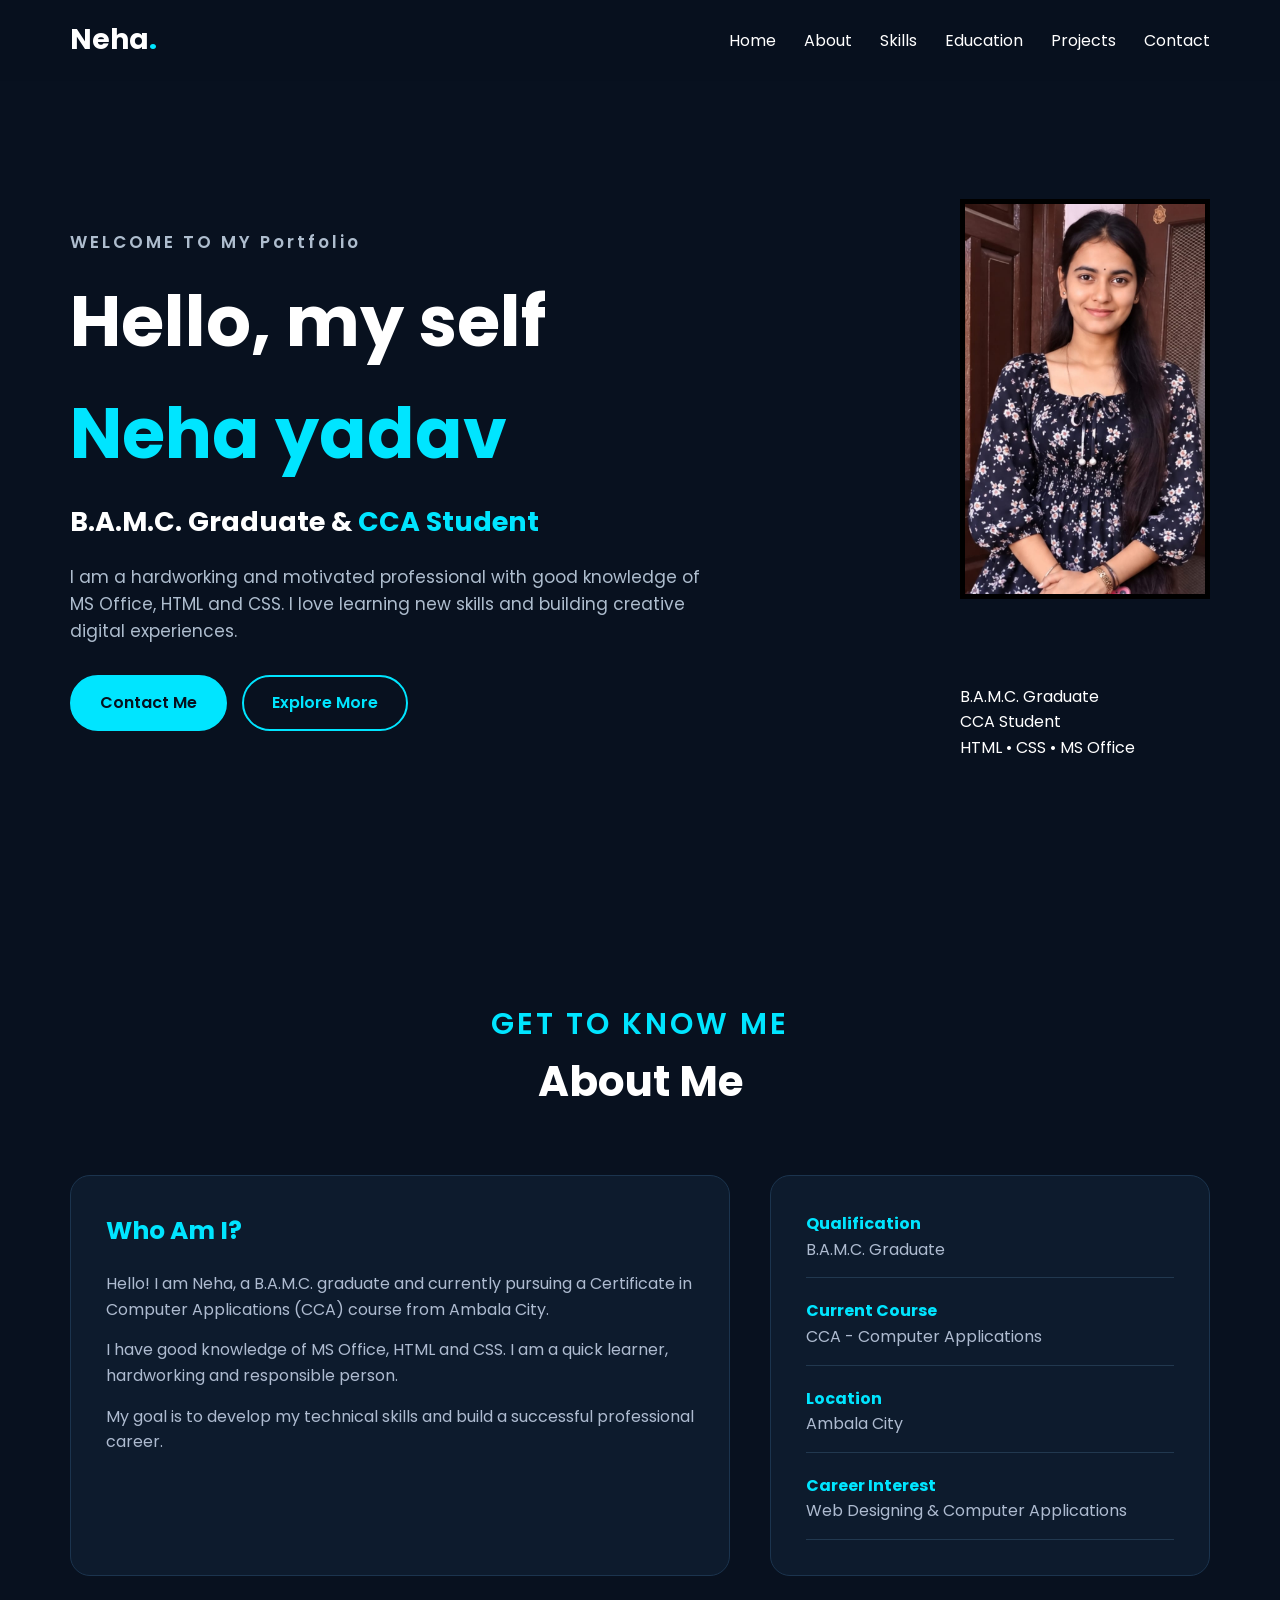
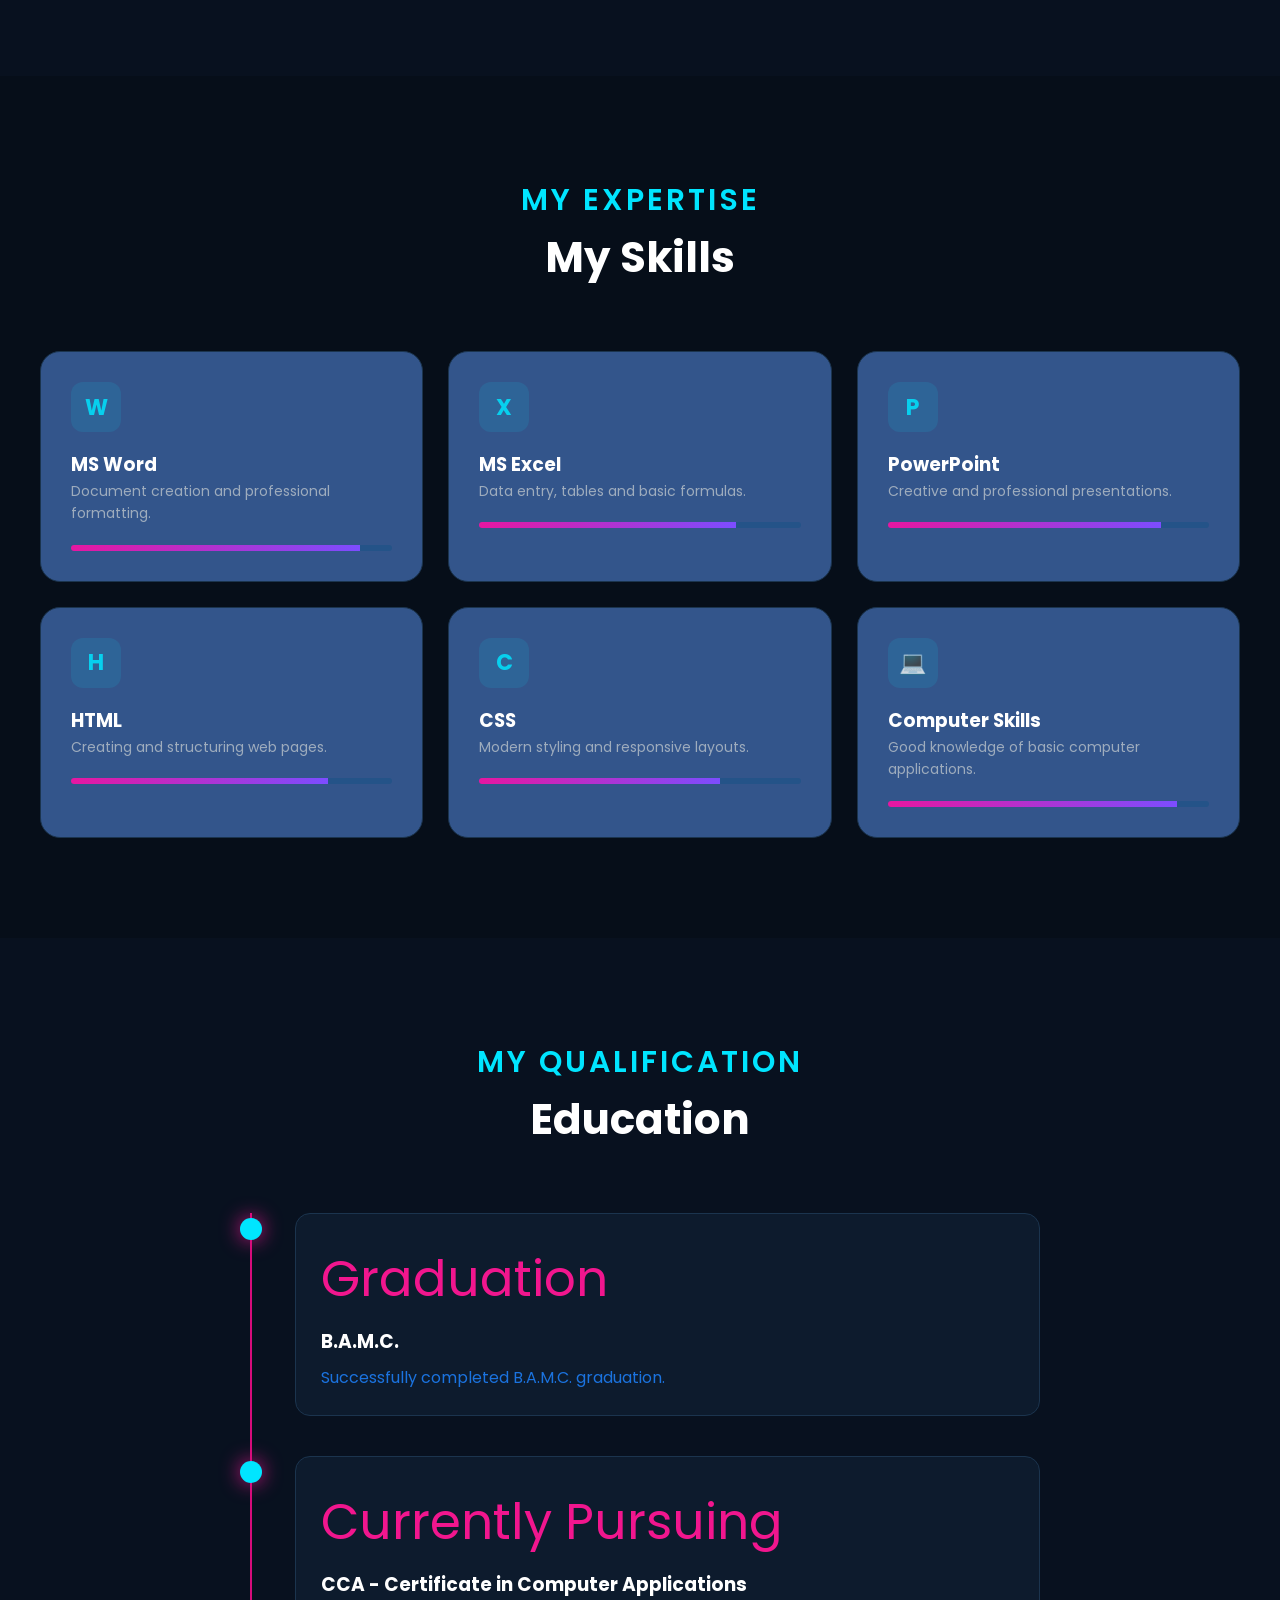
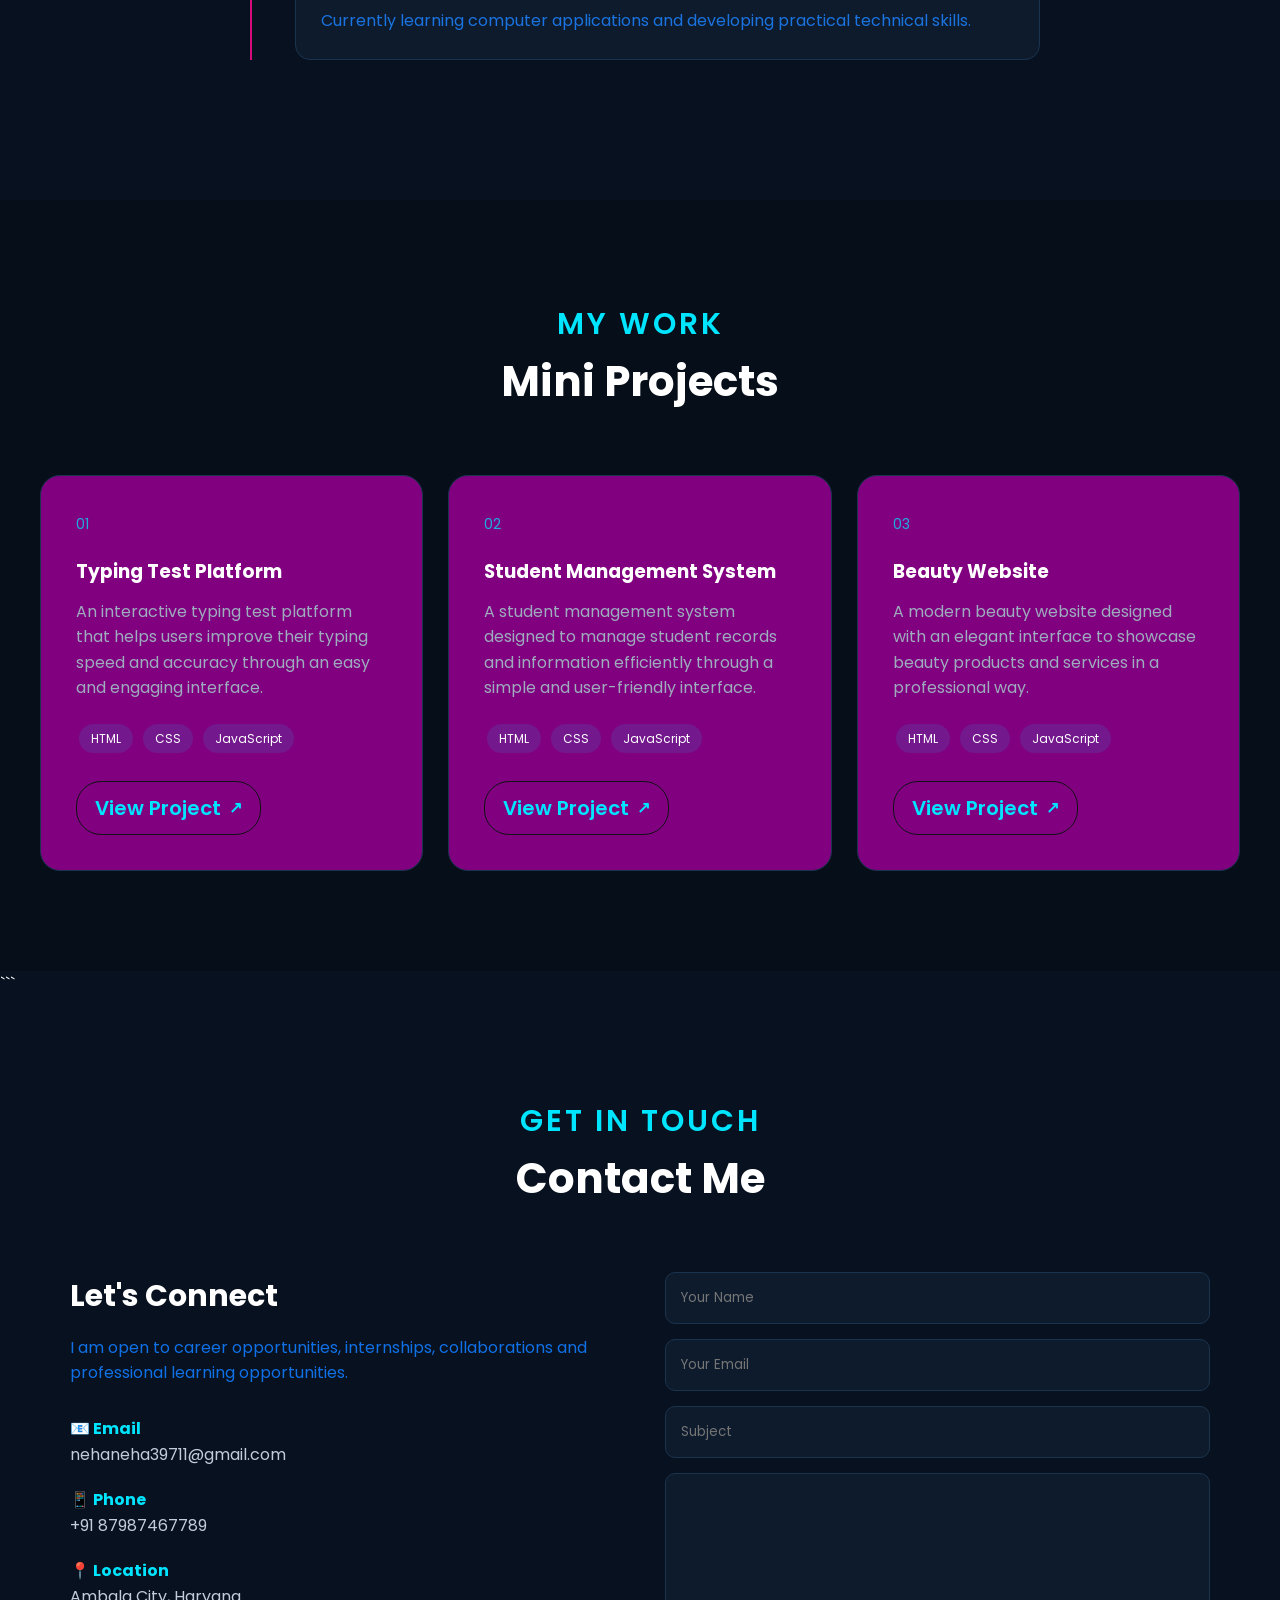
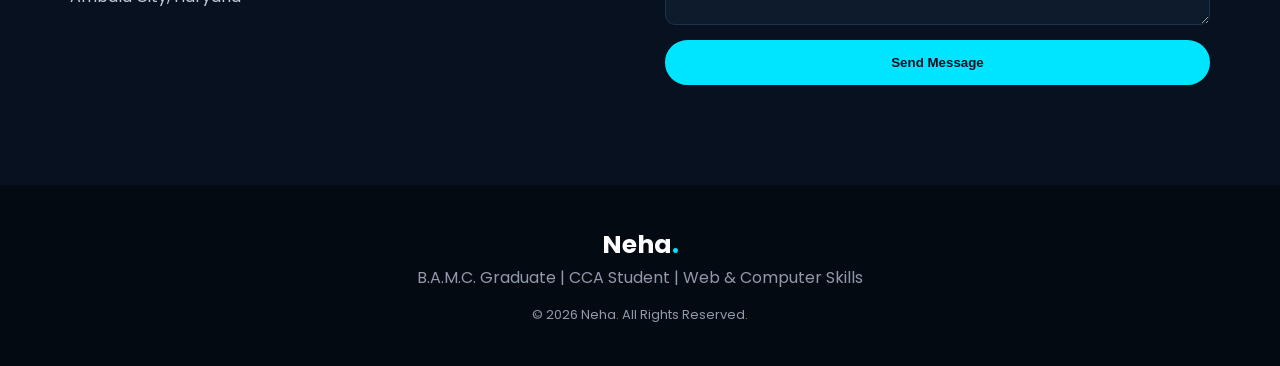
<file: index.html>
<!DOCTYPE html>
<html lang="en">

<head>
    <meta charset="UTF-8">
    <meta name="viewport" content="width=device-width, initial-scale=1.0">

    <title>Neha yadav | Professional Portfolio</title>

    <link rel="stylesheet" href="style.css">

    <link
        href="https://fonts.googleapis.com/css2?family=Poppins:wght@300;400;500;600;700&display=swap"
        rel="stylesheet">
</head>

<body>

    <!-- ================= NAVBAR ================= -->

    <header>
        <nav class="navbar">

            <a href="#home" class="logo">
                Neha<span>.</span>
            </a>

            <ul class="nav-links" id="navLinks">
                <li><a href="#home">Home</a></li>
                <li><a href="#about">About</a></li>
                <li><a href="#skills">Skills</a></li>
                <li><a href="#education">Education</a></li>
                <li><a href="#projects">Projects</a></li>
                <li><a href="#contact">Contact</a></li>
            </ul>

            <button class="menu-btn" id="menuBtn">☰</button>

        </nav>
    </header>


    <!-- ================= HOME ================= -->

    <section id="home" class="hero">

        <div class="hero-text">

            <p class="welcome">
                WELCOME TO MY Portfolio
            </p>

            <h1>
                Hello, my self <span>Neha yadav</span>
            </h1>

            <h2>
                B.A.M.C. Graduate &
                <span>CCA Student</span>
            </h2>

            <p class="intro">
                I am a hardworking and motivated professional with good
                knowledge of MS Office, HTML and CSS. I love learning
                new skills and building creative digital experiences.
            </p>

            <div class="buttons">

                <a href="#contact" class="btn">
                    Contact Me
                </a>

                <a href="#about" class="btn outline">
                    Explore More
                </a>

            </div>

        </div>


        <!-- PROFILE CARD -->

       

            <div class="profile-image">

                <img
                    src="pic.jpeg"
                    alt="pic.jpeg"

            </div>
            <br><br><br><br>

            <div class="profile-info">

               

                <p>B.A.M.C. Graduate</p>

                <p>CCA Student</p>

                <p>HTML • CSS • MS Office</p>

            </div>

        </div>

    </section>


    <!-- ================= ABOUT ================= -->

    <section id="about" class="section">

        <div class="section-heading">

            <p>GET TO KNOW ME</p>

            <h2>About Me</h2>

        </div>


        <div class="about-container">

            <div class="about-text">

                <h3>Who Am I?</h3>

                <p>
                    Hello! I am Neha, a B.A.M.C. graduate and currently
                    pursuing a Certificate in Computer Applications
                    (CCA) course from Ambala City.
                </p>

                <p>
                    I have good knowledge of MS Office, HTML and CSS.
                    I am a quick learner, hardworking and responsible person.
                </p>

                <p>
                    My goal is to develop my technical skills and build
                    a successful professional career.
                </p>

            </div>


            <div class="about-info">

                <div>
                    <strong>Qualification</strong>
                    <p>B.A.M.C. Graduate</p>
                </div>

                <div>
                    <strong>Current Course</strong>
                    <p>CCA - Computer Applications</p>
                </div>

                <div>
                    <strong>Location</strong>
                    <p>Ambala City</p>
                </div>

                <div>
                    <strong>Career Interest</strong>
                    <p>Web Designing & Computer Applications</p>
                </div>

            </div>

        </div>

    </section>


    <!-- ================= SKILLS ================= -->

    <section id="skills" class="section dark-section">

        <div class="section-heading">

            <p>MY EXPERTISE</p>

            <h2>My Skills</h2>

        </div>


        <div class="skills-container">


            <!-- MS WORD -->

            <div class="skill-card">

                <div class="icon">
                    W
                </div>

                <h3>MS Word</h3>

                <p>
                    Document creation and professional formatting.
                </p>

                <div class="bar">
                    <span style="width: 90%;"></span>
                </div>

            </div>


            <!-- MS EXCEL -->

            <div class="skill-card">

                <div class="icon">
                    X
                </div>

                <h3>MS Excel</h3>

                <p>
                    Data entry, tables and basic formulas.
                </p>

                <div class="bar">
                    <span style="width: 80%;"></span>
                </div>

            </div>


            <!-- POWERPOINT -->

            <div class="skill-card">

                <div class="icon">
                    P
                </div>

                <h3>PowerPoint</h3>

                <p>
                    Creative and professional presentations.
                </p>

                <div class="bar">
                    <span style="width: 85%;"></span>
                </div>

            </div>


            <!-- HTML -->

            <div class="skill-card">

                <div class="icon">
                    H
                </div>

                <h3>HTML</h3>

                <p>
                    Creating and structuring web pages.
                </p>

                <div class="bar">
                    <span style="width: 80%;"></span>
                </div>

            </div>


            <!-- CSS -->

            <div class="skill-card">

                <div class="icon">
                    C
                </div>

                <h3>CSS</h3>

                <p>
                    Modern styling and responsive layouts.
                </p>

                <div class="bar">
                    <span style="width: 75%;"></span>
                </div>

            </div>


            <!-- COMPUTER -->

            <div class="skill-card">

                <div class="icon">
                    💻
                </div>

                <h3>Computer Skills</h3>

                <p>
                    Good knowledge of basic computer applications.
                </p>

                <div class="bar">
                    <span style="width: 90%;"></span>
                </div>

            </div>

        </div>

    </section>


    <!-- ================= EDUCATION ================= -->

    <section id="education" class="section">

        <div class="section-heading">

            <p>MY QUALIFICATION</p>

            <h2>Education</h2>

        </div>


        <div class="timeline">


            <div class="timeline-item">

                <div class="dot"></div>

                <div class="timeline-content">

                    <span>Graduation</span>

                    <h3>B.A.M.C.</h3>

                    <p>
                        Successfully completed B.A.M.C. graduation.
                    </p>

                </div>

            </div>


            <div class="timeline-item">

                <div class="dot"></div>

                <div class="timeline-content">

                    <span>Currently Pursuing</span>

                    <h3>
                        CCA - Certificate in Computer Applications
                    </h3>

                    <p>
                        Currently learning computer applications and
                        developing practical technical skills.
                    </p>

                </div>

            </div>

        </div>

    </section>
    
<section id="projects" class="section dark-section">

    <div class="section-heading">
        <p>MY WORK</p>
        <h2>Mini Projects</h2>
    </div>

    <div class="projects-container">

        <!-- Project 01 -->
        <div class="project-card">

            <span class="number">01</span>

            <h3>Typing Test Platform</h3>

            <p>
                An interactive typing test platform that helps users
                improve their typing speed and accuracy through
                an easy and engaging interface.
            </p>

            <div class="tags">
                <span>HTML</span>
                <span>CSS</span>
                <span>JavaScript</span>
            </div>

            <a href="typying test.html" class="project-btn" target="_blank">
                View Project <span>↗</span>
            </a>

        </div>


        <!-- Project 02 -->
        <div class="project-card">

            <span class="number">02</span>

            <h3>Student Management System</h3>

            <p>
                A student management system designed to manage
                student records and information efficiently through
                a simple and user-friendly interface.
            </p>

            <div class="tags">
                <span>HTML</span>
                <span>CSS</span>
                <span>JavaScript</span>
            </div>

            <a href="student.html" class="project-btn" target="_blank">
                View Project <span>↗</span>
            </a>

        </div>


        <!-- Project 03 -->
        <div class="project-card">

            <span class="number">03</span>

            <h3>Beauty Website</h3>

            <p>
                A modern beauty website designed with an elegant
                interface to showcase beauty products and services
                in a professional way.
            </p>

            <div class="tags">
                <span>HTML</span>
                <span>CSS</span>
                <span>JavaScript</span>
            </div>

            <a href="beauti.html" class="project-btn" target="_blank">
                View Project <span>↗</span>
            </a>

        </div>

    </div>

</section>
```


    <!-- ================= CONTACT ================= -->

    <section id="contact" class="section">

        <div class="section-heading">

            <p>GET IN TOUCH</p>

            <h2>Contact Me</h2>

        </div>


        <div class="contact-container">


            <div class="contact-info">

                <h3>
                    Let's Connect
                </h3>

                <p>
                    I am open to career opportunities, internships,
                    collaborations and professional learning opportunities.
                </p>


                <div class="contact-detail">

                    <strong>📧 Email</strong>

                    <p>
                        nehaneha39711@gmail.com
                    </p>

                </div>


                <div class="contact-detail">

                    <strong>📱 Phone</strong>

                    <p>
                        +91 87987467789
                    </p>

                </div>


                <div class="contact-detail">

                    <strong>📍 Location</strong>

                    <p>
                        Ambala City, Haryana
                    </p>

                </div>

            </div>


            <!-- CONTACT FORM -->

            <form id="contactForm">

                <input
                    type="text"
                    placeholder="Your Name"
                    required>


                <input
                    type="email"
                    placeholder="Your Email"
                    required>


                <input
                    type="text"
                    placeholder="Subject">


                <textarea
                    rows="6"
                    placeholder="Your Message">
                </textarea>


                <button
                    type="submit"
                    class="btn">

                    Send Message

                </button>

            </form>

        </div>

    </section>


    <!-- ================= FOOTER ================= -->

    <footer>

        <h3>
            Neha<span>.</span>
        </h3>

        <p>
            B.A.M.C. Graduate |
            CCA Student |
            Web & Computer Skills
        </p>

        <p class="copyright">
            © 2026 Neha. All Rights Reserved.
        </p>

    </footer>


    <script src="script.js"></script>

</body>

</html>
</file>
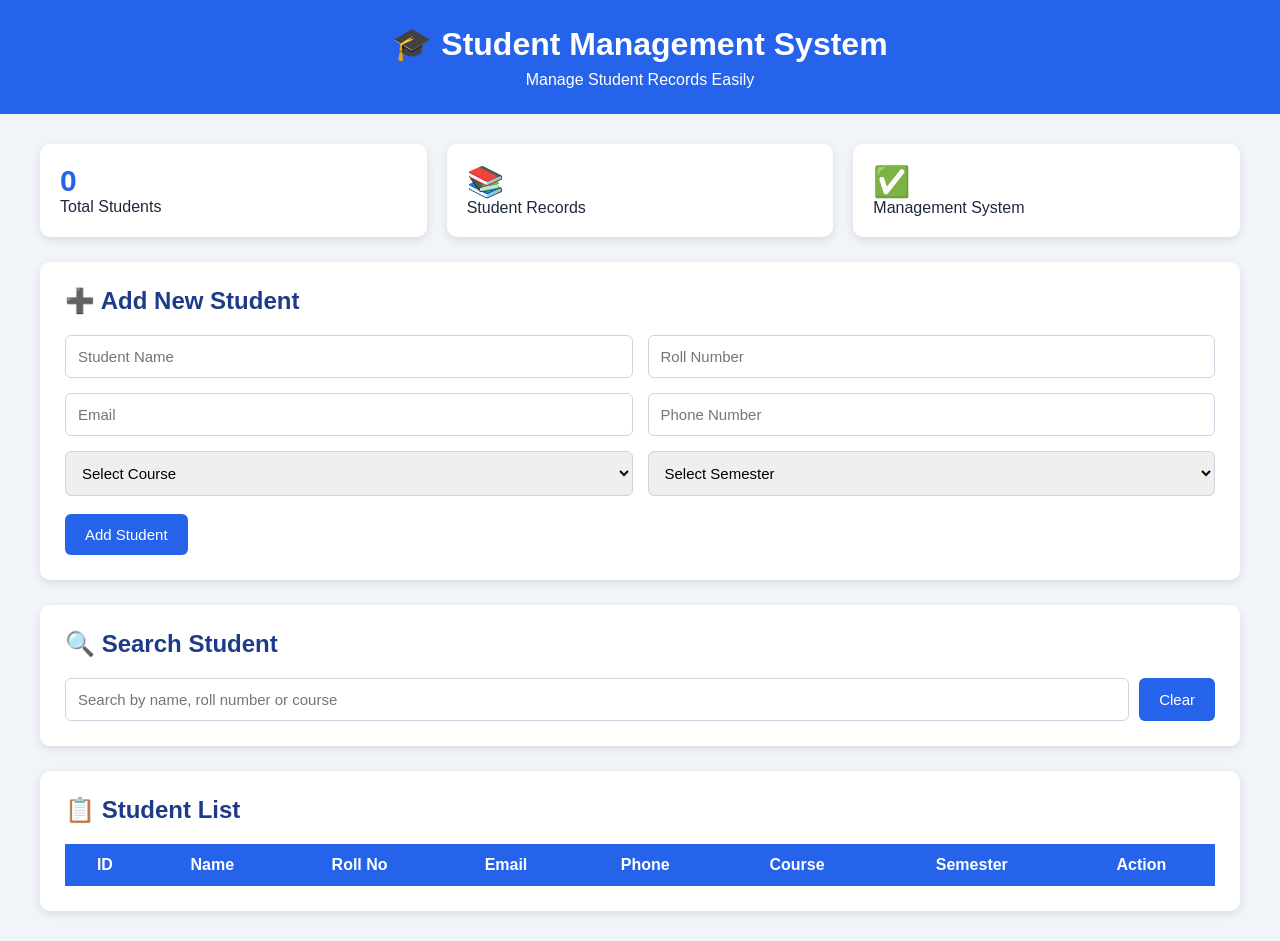
<file: student.html>
<!DOCTYPE html>
<html lang="en">
<head>
    <meta charset="UTF-8">
    <meta name="viewport" content="width=device-width, initial-scale=1.0">
    <title>Student Management System</title>

    <style>
        * {
            margin: 0;
            padding: 0;
            box-sizing: border-box;
            font-family: Arial, sans-serif;
        }

        body {
            background: #f1f5f9;
            color: #1e293b;
        }

        header {
            background: #2563eb;
            color: white;
            padding: 25px;
            text-align: center;
        }

        header h1 {
            margin-bottom: 8px;
        }

        .container {
            width: 95%;
            max-width: 1200px;
            margin: 30px auto;
        }

        .cards {
            display: flex;
            gap: 20px;
            margin-bottom: 25px;
        }

        .card {
            background: white;
            padding: 20px;
            border-radius: 10px;
            flex: 1;
            box-shadow: 0 3px 10px rgba(0,0,0,0.1);
        }

        .card h2 {
            color: #2563eb;
            font-size: 30px;
        }

        .box {
            background: white;
            padding: 25px;
            margin-bottom: 25px;
            border-radius: 10px;
            box-shadow: 0 3px 10px rgba(0,0,0,0.1);
        }

        .box h2 {
            margin-bottom: 20px;
            color: #1e3a8a;
        }

        .form-grid {
            display: grid;
            grid-template-columns: repeat(2, 1fr);
            gap: 15px;
        }

        input, select {
            width: 100%;
            padding: 12px;
            border: 1px solid #cbd5e1;
            border-radius: 6px;
            font-size: 15px;
        }

        button {
            padding: 12px 20px;
            background: #2563eb;
            color: white;
            border: none;
            border-radius: 6px;
            cursor: pointer;
            font-size: 15px;
        }

        button:hover {
            background: #1d4ed8;
        }

        .cancel {
            background: #64748b;
            margin-left: 8px;
        }

        .search {
            display: flex;
            gap: 10px;
        }

        table {
            width: 100%;
            border-collapse: collapse;
        }

        th {
            background: #2563eb;
            color: white;
            padding: 12px;
        }

        td {
            padding: 12px;
            border-bottom: 1px solid #ddd;
            text-align: center;
        }

        tr:hover {
            background: #f8fafc;
        }

        .edit {
            background: #16a34a;
            padding: 7px 12px;
            border-radius: 5px;
            color: white;
            border: none;
            cursor: pointer;
        }

        .delete {
            background: #dc2626;
            padding: 7px 12px;
            border-radius: 5px;
            color: white;
            border: none;
            cursor: pointer;
        }

        .message {
            background: #dcfce7;
            color: #166534;
            padding: 12px;
            margin-bottom: 20px;
            border-radius: 6px;
            display: none;
        }

        @media (max-width: 700px) {
            .cards {
                flex-direction: column;
            }

            .form-grid {
                grid-template-columns: 1fr;
            }

            .search {
                flex-direction: column;
            }

            table {
                font-size: 12px;
            }

            th, td {
                padding: 7px;
            }
        }
    </style>
</head>

<body>

<header>
    <h1>🎓 Student Management System</h1>
    <p>Manage Student Records Easily</p>
</header>

<div class="container">

    <!-- Dashboard -->
    <div class="cards">

        <div class="card">
            <h2 id="totalStudents">0</h2>
            <p>Total Students</p>
        </div>

        <div class="card">
            <h2>📚</h2>
            <p>Student Records</p>
        </div>

        <div class="card">
            <h2>✅</h2>
            <p>Management System</p>
        </div>

    </div>

    <div id="message" class="message"></div>

    <!-- Add Student -->
    <div class="box">

        <h2 id="formTitle">➕ Add New Student</h2>

        <form id="studentForm">

            <div class="form-grid">

                <input type="text"
                       id="name"
                       placeholder="Student Name"
                       required>

                <input type="text"
                       id="roll"
                       placeholder="Roll Number"
                       required>

                <input type="email"
                       id="email"
                       placeholder="Email">

                <input type="text"
                       id="phone"
                       placeholder="Phone Number">

                <select id="course" required>
                    <option value="">Select Course</option>
                    <option value="BCA">BCA</option>
                    <option value="B.Tech">B.Tech</option>
                    <option value="BBA">BBA</option>
                    <option value="B.Sc">B.Sc</option>
                    <option value="MCA">MCA</option>
                </select>

                <select id="semester" required>
                    <option value="">Select Semester</option>
                    <option value="1">1st Semester</option>
                    <option value="2">2nd Semester</option>
                    <option value="3">3rd Semester</option>
                    <option value="4">4th Semester</option>
                    <option value="5">5th Semester</option>
                    <option value="6">6th Semester</option>
                    <option value="7">7th Semester</option>
                    <option value="8">8th Semester</option>
                </select>

            </div>

            <br>

            <button type="submit" id="submitBtn">
                Add Student
            </button>

            <button type="button"
                    class="cancel"
                    id="cancelBtn"
                    onclick="cancelEdit()"
                    style="display:none;">
                Cancel
            </button>

        </form>

    </div>


    <!-- Search -->
    <div class="box">

        <h2>🔍 Search Student</h2>

        <div class="search">

            <input type="text"
                   id="search"
                   placeholder="Search by name, roll number or course"
                   onkeyup="displayStudents()">

            <button onclick="clearSearch()">
                Clear
            </button>

        </div>

    </div>


    <!-- Student List -->
    <div class="box">

        <h2>📋 Student List</h2>

        <table>

            <thead>

                <tr>
                    <th>ID</th>
                    <th>Name</th>
                    <th>Roll No</th>
                    <th>Email</th>
                    <th>Phone</th>
                    <th>Course</th>
                    <th>Semester</th>
                    <th>Action</th>
                </tr>

            </thead>

            <tbody id="studentTable"></tbody>

        </table>

    </div>

</div>


<script>

    // Student data
    let students = JSON.parse(localStorage.getItem("students")) || [];

    let editIndex = -1;


    // Form submit
    document.getElementById("studentForm").addEventListener("submit", function(e) {

        e.preventDefault();

        let student = {

            name: document.getElementById("name").value,
            roll: document.getElementById("roll").value,
            email: document.getElementById("email").value,
            phone: document.getElementById("phone").value,
            course: document.getElementById("course").value,
            semester: document.getElementById("semester").value

        };


        // Edit student
        if (editIndex !== -1) {

            students[editIndex] = student;

            showMessage("Student updated successfully!");

            editIndex = -1;

            document.getElementById("formTitle").innerText =
                "➕ Add New Student";

            document.getElementById("submitBtn").innerText =
                "Add Student";

            document.getElementById("cancelBtn").style.display =
                "none";

        }

        // Add student
        else {

            students.push(student);

            showMessage("Student added successfully!");

        }


        saveData();

        this.reset();

        displayStudents();

    });


    // Display students
    function displayStudents() {

        let table = document.getElementById("studentTable");

        let search = document
            .getElementById("search")
            .value
            .toLowerCase();

        table.innerHTML = "";

        let filteredStudents = students.filter(function(student) {

            return (
                student.name.toLowerCase().includes(search) ||
                student.roll.toLowerCase().includes(search) ||
                student.course.toLowerCase().includes(search)
            );

        });


        filteredStudents.forEach(function(student) {

            let originalIndex = students.indexOf(student);

            table.innerHTML += `

                <tr>

                    <td>${originalIndex + 1}</td>

                    <td>${student.name}</td>

                    <td>${student.roll}</td>

                    <td>${student.email}</td>

                    <td>${student.phone}</td>

                    <td>${student.course}</td>

                    <td>${student.semester}</td>

                    <td>

                        <button class="edit"
                                onclick="editStudent(${originalIndex})">
                            Edit
                        </button>

                        <button class="delete"
                                onclick="deleteStudent(${originalIndex})">
                            Delete
                        </button>

                    </td>

                </tr>

            `;

        });


        document.getElementById("totalStudents").innerText =
            students.length;

    }


    // Edit student
    function editStudent(index) {

        let student = students[index];

        document.getElementById("name").value =
            student.name;

        document.getElementById("roll").value =
            student.roll;

        document.getElementById("email").value =
            student.email;

        document.getElementById("phone").value =
            student.phone;

        document.getElementById("course").value =
            student.course;

        document.getElementById("semester").value =
            student.semester;


        editIndex = index;

        document.getElementById("formTitle").innerText =
            "✏️ Edit Student";

        document.getElementById("submitBtn").innerText =
            "Update Student";

        document.getElementById("cancelBtn").style.display =
            "inline-block";

        window.scrollTo({
            top: 0,
            behavior: "smooth"
        });

    }


    // Delete student
    function deleteStudent(index) {

        if (confirm("Are you sure you want to delete this student?")) {

            students.splice(index, 1);

            saveData();

            displayStudents();

            showMessage("Student deleted successfully!");

        }

    }


    // Save data
    function saveData() {

        localStorage.setItem(
            "students",
            JSON.stringify(students)
        );

    }


    // Cancel edit
    function cancelEdit() {

        editIndex = -1;

        document.getElementById("studentForm").reset();

        document.getElementById("formTitle").innerText =
            "➕ Add New Student";

        document.getElementById("submitBtn").innerText =
            "Add Student";

        document.getElementById("cancelBtn").style.display =
            "none";

    }


    // Clear search
    function clearSearch() {

        document.getElementById("search").value = "";

        displayStudents();

    }


    // Message
    function showMessage(text) {

        let message = document.getElementById("message");

        message.innerText = text;

        message.style.display = "block";

        setTimeout(function() {

            message.style.display = "none";

        }, 2500);

    }


    // Load students when page opens
    displayStudents();

</script>

</body>
</html>
</file>
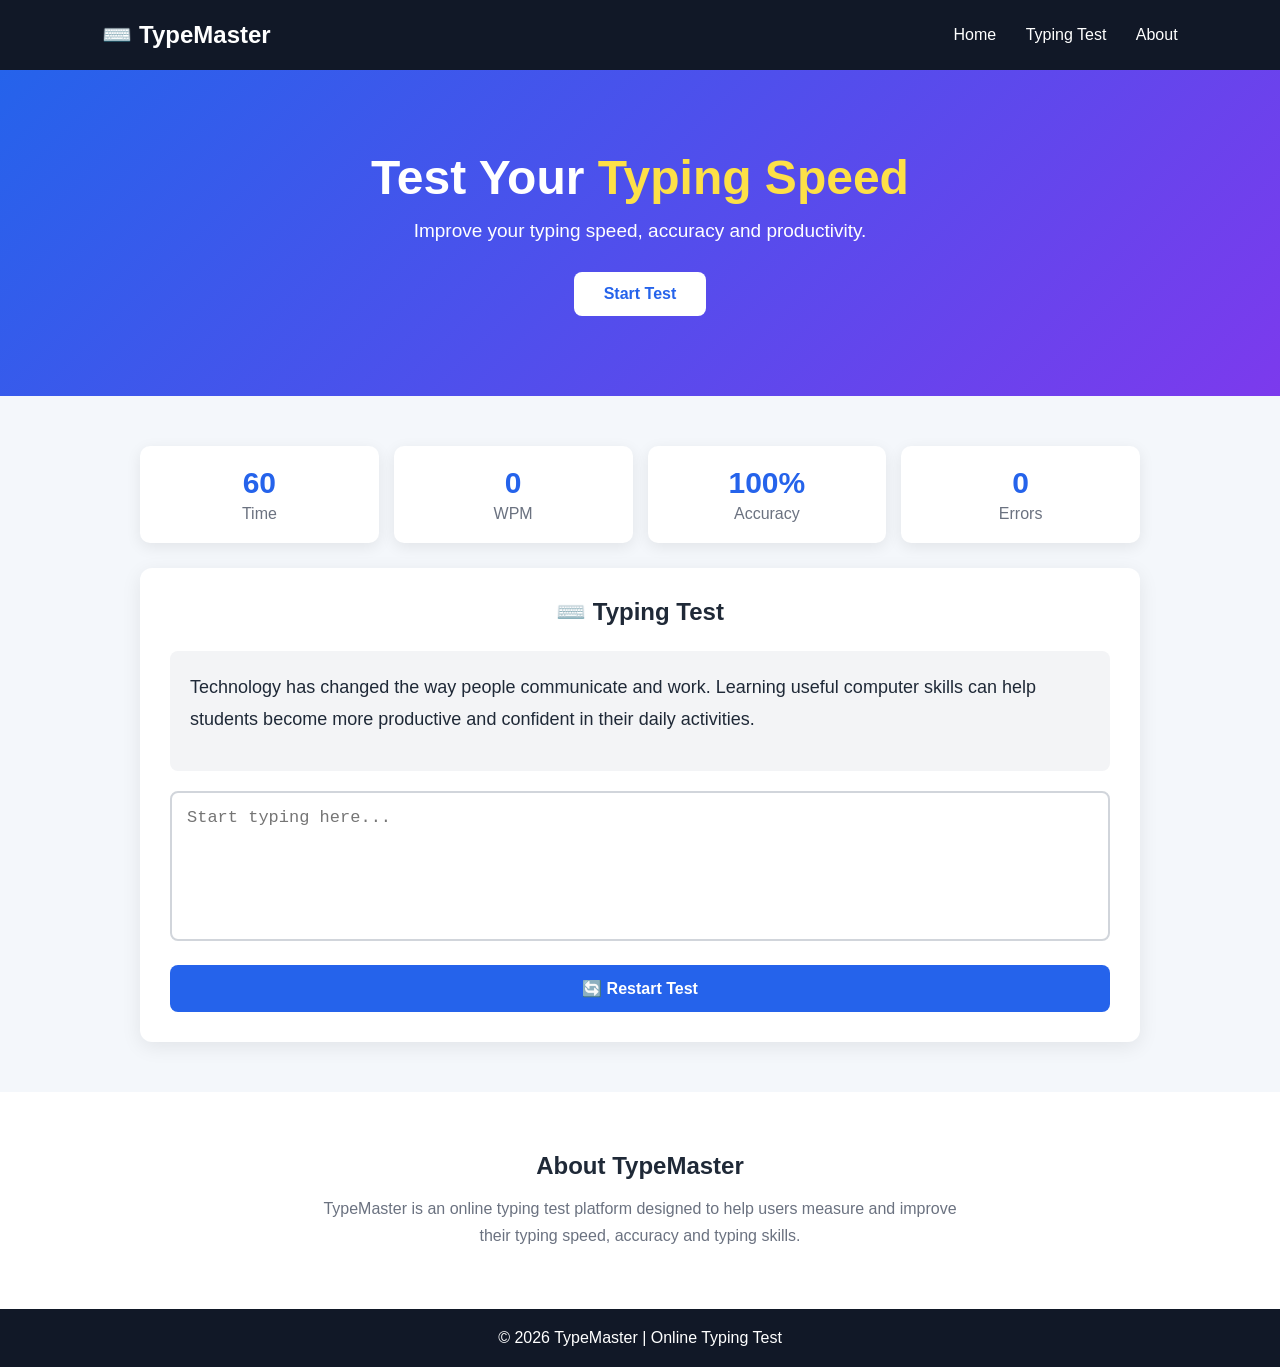
<file: typying test.html>
<!DOCTYPE html>
<html lang="en">
<head>
    <meta charset="UTF-8">
    <meta name="viewport" content="width=device-width, initial-scale=1.0">

    <title>TypeMaster - Online Typing Test</title>

    <style>
        * {
            margin: 0;
            padding: 0;
            box-sizing: border-box;
        }

        body {
            font-family: Arial, sans-serif;
            background: #f4f7fb;
            color: #1f2937;
        }

        /* Header */
        header {
            height: 70px;
            background: #111827;
            color: white;
            display: flex;
            align-items: center;
            justify-content: space-between;
            padding: 0 8%;
        }

        .logo {
            font-size: 24px;
            font-weight: bold;
        }

        nav a {
            color: white;
            text-decoration: none;
            margin-left: 25px;
            transition: 0.3s;
        }

        nav a:hover {
            color: #60a5fa;
        }

        /* Hero */
        .hero {
            text-align: center;
            padding: 80px 20px;
            background: linear-gradient(135deg, #2563eb, #7c3aed);
            color: white;
        }

        .hero h1 {
            font-size: 48px;
            margin-bottom: 15px;
        }

        .hero h1 span {
            color: #fde047;
        }

        .hero p {
            font-size: 19px;
            margin-bottom: 30px;
        }

        .start-btn {
            display: inline-block;
            padding: 13px 30px;
            background: white;
            color: #2563eb;
            border-radius: 8px;
            text-decoration: none;
            font-weight: bold;
        }

        /* Main Section */
        .typing-section {
            width: 90%;
            max-width: 1000px;
            margin: 50px auto;
        }

        /* Stats */
        .stats {
            display: grid;
            grid-template-columns: repeat(4, 1fr);
            gap: 15px;
            margin-bottom: 25px;
        }

        .stat-box {
            background: white;
            padding: 20px;
            text-align: center;
            border-radius: 10px;
            box-shadow: 0 4px 15px rgba(0,0,0,0.08);
        }

        .stat-box h3 {
            font-size: 30px;
            color: #2563eb;
        }

        .stat-box p {
            color: #6b7280;
            margin-top: 5px;
        }

        /* Test Card */
        .test-card {
            background: white;
            padding: 30px;
            border-radius: 12px;
            box-shadow: 0 5px 20px rgba(0,0,0,0.08);
        }

        .test-card h2 {
            text-align: center;
            margin-bottom: 25px;
        }

        .text-display {
            background: #f3f4f6;
            padding: 20px;
            border-radius: 8px;
            line-height: 1.8;
            font-size: 18px;
            margin-bottom: 20px;
            min-height: 120px;
        }

        .text-display span.correct {
            color: #16a34a;
        }

        .text-display span.incorrect {
            color: #dc2626;
            background: #fee2e2;
        }

        .text-display span.current {
            border-bottom: 2px solid #2563eb;
        }

        /* Textarea */
        textarea {
            width: 100%;
            height: 150px;
            resize: none;
            padding: 15px;
            border: 2px solid #d1d5db;
            border-radius: 8px;
            font-size: 17px;
            outline: none;
        }

        textarea:focus {
            border-color: #2563eb;
        }

        /* Button */
        #restart-btn {
            margin-top: 20px;
            width: 100%;
            padding: 14px;
            border: none;
            border-radius: 8px;
            background: #2563eb;
            color: white;
            font-size: 16px;
            font-weight: bold;
            cursor: pointer;
        }

        #restart-btn:hover {
            background: #1d4ed8;
        }

        /* About */
        .about {
            text-align: center;
            padding: 60px 20px;
            background: white;
        }

        .about h2 {
            margin-bottom: 15px;
        }

        .about p {
            max-width: 650px;
            margin: auto;
            line-height: 1.7;
            color: #6b7280;
        }

        /* Footer */
        footer {
            text-align: center;
            background: #111827;
            color: white;
            padding: 20px;
        }

        /* Responsive */
        @media (max-width: 700px) {

            header {
                padding: 0 20px;
            }

            nav {
                display: none;
            }

            .hero h1 {
                font-size: 35px;
            }

            .stats {
                grid-template-columns: repeat(2, 1fr);
            }

            .typing-section {
                width: 95%;
            }
        }
    </style>
</head>

<body>

    <!-- Header -->
    <header>

        <div class="logo">
            ⌨️ TypeMaster
        </div>

        <nav>
            <a href="#home">Home</a>
            <a href="#test">Typing Test</a>
            <a href="#about">About</a>
        </nav>

    </header>


    <!-- Hero Section -->
    <section class="hero" id="home">

        <h1>
            Test Your <span>Typing Speed</span>
        </h1>

        <p>
            Improve your typing speed, accuracy and productivity.
        </p>

        <a href="#test" class="start-btn">
            Start Test
        </a>

    </section>


    <!-- Typing Test -->
    <section id="test" class="typing-section">

        <!-- Statistics -->
        <div class="stats">

            <div class="stat-box">
                <h3 id="timer">60</h3>
                <p>Time</p>
            </div>

            <div class="stat-box">
                <h3 id="wpm">0</h3>
                <p>WPM</p>
            </div>

            <div class="stat-box">
                <h3 id="accuracy">100%</h3>
                <p>Accuracy</p>
            </div>

            <div class="stat-box">
                <h3 id="errors">0</h3>
                <p>Errors</p>
            </div>

        </div>


        <!-- Test Card -->
        <div class="test-card">

            <h2>⌨️ Typing Test</h2>

            <div id="text-display" class="text-display"></div>

           <textarea
    id="typing-input"
    placeholder="Start typing here..."
    spellcheck="false">
</textarea>


            <button id="restart-btn">
                🔄 Restart Test
            </button>

        </div>

    </section>


    <!-- About -->
    <section class="about" id="about">

        <h2>About TypeMaster</h2>

        <p>
            TypeMaster is an online typing test platform designed
            to help users measure and improve their typing speed,
            accuracy and typing skills.
        </p>

    </section>


    <!-- Footer -->
    <footer>

        <p>
            © 2026 TypeMaster | Online Typing Test
        </p>

    </footer>


    <script>

        // Typing paragraphs
        const paragraphs = [

            "Practice makes a person perfect. Regular typing practice can help you improve your speed and accuracy. Keep your fingers positioned correctly and focus on the screen while typing.",

            "Technology has changed the way people communicate and work. Learning useful computer skills can help students become more productive and confident in their daily activities.",

            "Typing quickly is a useful skill for students, programmers, writers and professionals. With regular practice, you can increase your typing speed while maintaining excellent accuracy.",

            "The internet provides many opportunities for learning new skills. Online platforms allow students to practice, learn and improve their knowledge from anywhere at any time."

        ];


        // HTML Elements
        const textDisplay = document.getElementById("text-display");

        const typingInput = document.getElementById("typing-input");

        const timerElement = document.getElementById("timer");

        const wpmElement = document.getElementById("wpm");

        const accuracyElement = document.getElementById("accuracy");

        const errorsElement = document.getElementById("errors");

        const restartBtn = document.getElementById("restart-btn");


        // Variables
        let selectedText = "";

        let timeLeft = 60;

        let timer = null;

        let started = false;

        let totalErrors = 0;


        // Select random paragraph
        function selectText() {

            const randomIndex =
                Math.floor(Math.random() * paragraphs.length);

            selectedText = paragraphs[randomIndex];

            textDisplay.innerHTML = "";

            selectedText.split("").forEach(character => {

                const span = document.createElement("span");

                span.innerText = character;

                textDisplay.appendChild(span);

            });

        }


        // Start test
        function startTest() {

            if (started) return;

            started = true;

            typingInput.disabled = false;

            typingInput.focus();


            timer = setInterval(() => {

                timeLeft--;

                timerElement.innerText = timeLeft;

                calculateWPM();


                if (timeLeft <= 0) {

                    finishTest();

                }

            }, 1000);

        }


        // Calculate WPM
        function calculateWPM() {

            const typedText = typingInput.value;


            const correctCharacters = typedText
                .split("")
                .filter((character, index) => {

                    return character === selectedText[index];

                }).length;


            const elapsedTime = 60 - timeLeft;


            if (elapsedTime > 0) {

                const words = correctCharacters / 5;

                const minutes = elapsedTime / 60;

                const wpm = Math.round(words / minutes);

                wpmElement.innerText = wpm || 0;

            }

        }


        // Update typing text
        function updateText() {

            const typedText = typingInput.value;

            const spans = textDisplay.querySelectorAll("span");

            totalErrors = 0;


            spans.forEach((span, index) => {

                const typedCharacter = typedText[index];

                span.classList.remove(
                    "correct",
                    "incorrect",
                    "current"
                );


                // Current character
                if (typedCharacter == null) {

                    if (index === typedText.length) {

                        span.classList.add("current");

                    }

                }


                // Correct character
                else if (
                    typedCharacter === selectedText[index]
                ) {

                    span.classList.add("correct");

                }


                // Incorrect character
                else {

                    span.classList.add("incorrect");

                    totalErrors++;

                }

            });


            errorsElement.innerText = totalErrors;


            // Accuracy
            const typedLength = typedText.length;


            if (typedLength > 0) {

                const correctCharacters = typedText
                    .split("")
                    .filter((char, index) => {

                        return char === selectedText[index];

                    }).length;


                const accuracy = Math.round(
                    (correctCharacters / typedLength) * 100
                );


                accuracyElement.innerText =
                    accuracy + "%";

            }

            else {

                accuracyElement.innerText = "100%";

            }


            calculateWPM();


            // Finish when paragraph is complete
            if (typedText.length >= selectedText.length) {

                finishTest();

            }

        }


        // Finish test
        function finishTest() {

            clearInterval(timer);

            typingInput.disabled = true;

            started = false;

            calculateWPM();


            setTimeout(() => {

                alert(
                    "🎉 Test Finished!\n\n" +

                    "WPM: " +
                    wpmElement.innerText +

                    "\nAccuracy: " +
                    accuracyElement.innerText +

                    "\nErrors: " +
                    errorsElement.innerText
                );

            }, 200);

        }


        // Restart test
        function restartTest() {

            clearInterval(timer);

            timeLeft = 60;

            started = false;

            totalErrors = 0;


            timerElement.innerText = "60";

            wpmElement.innerText = "0";

            accuracyElement.innerText = "100%";

            errorsElement.innerText = "0";


            typingInput.value = "";

            typingInput.disabled = true;


            selectText();

        }


        // Typing event
        typingInput.addEventListener("input", () => {

            if (!started) {

                startTest();

            }

            updateText();

        });


        // Restart button
        restartBtn.addEventListener(
            "click",
            restartTest
        );


        // Load first paragraph
        selectText();

    </script>

</body>
</html>
</file>
<file: style.css>
* {
    margin: 0;
    padding: 0;
    box-sizing: border-box;
    scroll-behavior: smooth;
}

body {
    font-family: 'Poppins', sans-serif;
    background: #08111f;
    color: white;
    line-height: 1.6;
}
img {
  width: 250px;
  height: 400px;
  border: 5px solid black;

}


header {
    position: fixed;
    width: 100%;
    top: 0;
    z-index: 1000;
    background: rgba(8, 17, 31, 0.92);
    backdrop-filter: blur(10px);
}

.navbar {
    max-width: 1200px;
    margin: auto;
    padding: 18px 30px;

    display: flex;
    justify-content: space-between;
    align-items: center;
}

.logo {
    color: white;
    text-decoration: none;
    font-size: 28px;
    font-weight: 700;
}

.logo span,
footer span {
    color: #00e5ff;
}

.nav-links {
    display: flex;
    gap: 28px;
    list-style: none;
}

.nav-links a {
    color: white;
    text-decoration: none;
    transition: 0.3s;
}

.nav-links a:hover {
    color: #00e5ff;
}

.menu-btn {
    display: none;
    background: none;
    color: white;
    border: none;
    font-size: 28px;
    cursor: pointer;
}


/* Hero */

.hero {
    min-height: 100vh;
    max-width: 1200px;
    margin: auto;
    padding: 140px 30px 80px;

    display: flex;
    justify-content: space-between;
    align-items: center;
    gap: 60px;
}

.hero-text {
    max-width: 650px;
}

.welcome {
    color:#da12e0c7;
    font-size:20px;
    letter-spacing: 3px;
    font-weight: 600;
}

.hero h1 {
    font-size: 70px;
    margin: 10px 0;
}

.hero h1 span,
.hero h2 span {
    color: #00e5ff;
}

.hero h2 {
    font-size: 27px;
    margin-bottom: 20px;
}

.hero-text > p {
    color: #aebdce;
    font-size: 17px;
}

.buttons {
    display: flex;
    gap: 15px;
    margin-top: 30px;
}

.btn {
    display: inline-block;
    padding: 13px 28px;
    border-radius: 30px;
    background: #00e5ff;
    color: #06111e;
    text-decoration: none;
    border: 2px solid #00e5ff;
    font-weight: 600;
    cursor: pointer;
    transition: 0.3s;
}

.btn:hover {
    transform: translateY(-4px);
    box-shadow: 0 10px 30px rgba(0, 229, 255, 0.25);
}

.btn.outline {
    background: transparent;
    color: #00e5ff;
}


/* Profile */

.profile-card {
    width: 320px;
    height: 370px;
    border-radius: 30px;

    background: linear-gradient(145deg, #122941, #07111e);
    border: 1px solid #214361;

    display: flex;
    flex-direction: column;
    justify-content: center;
    align-items: center;

    box-shadow: 0 20px 60px rgba(0, 0, 0, 0.4);
}

.profile-circle {
    width: 150px;
    height: 150px;
    border-radius: 50%;

    display: flex;
    justify-content: center;
    align-items: center;

    font-size: 70px;
    font-weight: 700;
    color: #06111e;

    background: linear-gradient(135deg, #00e5ff, #7c4dff);

    margin-bottom: 20px;
}

.profile-card h3 {
    font-size: 27px;
}

.profile-card p {
    color: #9eacbd;
}


/* Sections */

.section {
    max-width: 1200px;
    margin: auto;
    padding: 100px 30px;
}

.dark-section {
    max-width: none;
    background: #060e19;
}

.section-heading {
    text-align: center;

    margin-bottom: 60px;
}

.section-heading p {
    color: #00e5ff;
    font-size: 30px;
    letter-spacing: 3px;
    font-weight: 600;
}

.section-heading h2 {
    font-size: 42px;
}


/* About */

.about-container {
    display: grid;
    grid-template-columns: 1.5fr 1fr;
    gap: 40px;
}

.about-text,
.about-info {
    background: #0d1b2d;
    border: 1px solid #1b344e;
    border-radius: 20px;
    padding: 35px;
}

.about-text h3 {
    color: #00e5ff;
    font-size: 25px;
    margin-bottom: 20px;
}

.about-text p {
    color: #aebbd0;
    margin-bottom: 15px;
}

.about-info {
    display: flex;
    flex-direction: column;
    gap: 20px;
}

.about-info div {
    border-bottom: 1px solid #21384f;
    padding-bottom: 15px;
}

.about-info strong {
    color: #00e5ff;
}

.about-info p {
    color: #aebbd0;
}


/* Skills */

.skills-container {
    max-width: 1200px;
    margin: auto;

    display: grid;
    grid-template-columns: repeat(3, 1fr);
    gap: 25px;
}

.skill-card {
    background: #33558b;
    border: 1px solid #1b344e;
    border-radius: 20px;
    padding: 30px;

    transition: 0.3s;
}

.skill-card:hover {
    transform: translateY(-8px);
    border-color: #00e5ff;
}

.icon {
    width: 50px;
    height: 50px;

    display: flex;
    align-items: center;
    justify-content: center;

    border-radius: 12px;
    background: rgba(0, 229, 255, 0.1);
    color: #00e5ffd6;

    font-size: 22px;
    font-weight: 700;

    margin-bottom: 18px;
}

.skill-card p {
    color: #9eacbd;
    font-size: 14px;
}

.bar {
    height: 6px;
    background: #245388;
    border-radius: 10px;
    margin-top: 20px;
    overflow: hidden;
}

.bar span {
    display: block;
    height: 100%;
    background: linear-gradient(90deg, #e617a1, #7c4dff);
}


/* Education */

.timeline {
    max-width: 800px;
    margin: auto;
    position: relative;
}

.timeline::before {
    content: "";
    position: absolute;
    left: 10px;
    top: 0;
    bottom: 0;
    width: 2px;
    background: rgb(214, 12, 123);
}

.timeline-item {
    position: relative;
    padding-left: 55px;
    margin-bottom: 40px;
}

.dot {
    position: absolute;
    left: 0;
    top: 5px;

    width: 22px;
    height: 22px;

    background: #00e5ff;
    border-radius: 50%;
    box-shadow: 0 0 20px #db1589;
}

.timeline-content {
    background: #0d1b2d;
    border: 1px solid #1b344e;
    border-radius: 15px;
    padding: 25px;
}

.timeline-content span {
    color: #f1168e;
    font-size: 50px;
}

.timeline-content h3 {
    margin: 8px 0;
}

.timeline-content p {
    color: #1b73df;
}


/* Projects */

.projects-container {
    max-width: 1200px;
    margin: auto;

    display: grid;
    grid-template-columns: repeat(3, 1fr);
    gap: 25px;
}

.project-card {
    background: purple;
    border: 1px solid #1b344e;
    border-radius: 20px;
    padding: 35px;

    transition: 0.3s;
}

.project-card:hover {
    transform: translateY(-8px);
    border-color: #00e5ff;
}

.number {
    color: #00e5ffbd;
    font-size: 14px;
}

.project-card h3 {
    margin: 20px 0 12px;
}

.project-card p {
    color: #9eacbd;
    margin-bottom: 20px;
}

.tags span {
    display: inline-block;
    background: rgba(0, 229, 255, 0.1);
    color:white;
    padding: 5px 12px;
    border-radius: 20px;
    font-size: 12px;
    margin: 3px;
}


/* Contact */

.contact-container {
    display: grid;
    grid-template-columns: 1fr 1fr;
    gap: 50px;
}

.contact-info h3 {
    font-size: 30px;
    margin-bottom: 15px;
}

.contact-info > p {
    color: #1070e6;
    margin-bottom: 30px;
}

.contact-detail {
    margin-bottom: 20px;
}

.contact-detail strong {
    color: #00e5ff;
}

.contact-detail p {
    color: #c2ccda;
}

#contactForm {
    display: flex;
    flex-direction: column;
    gap: 15px;
}

#contactForm input,
#contactForm textarea {
    width: 100%;
    padding: 15px;

    background: #0d1b2d;
    border: 1px solid #1b344e;
    border-radius: 10px;

    color: white;
    font-family: inherit;
    outline: none;
}

#contactForm input:focus,
#contactForm textarea:focus {
    border-color: #00e5ff;
}


/* Footer */

footer {
    text-align: center;
    padding: 40px 20px;
    background: #040a12;
}

footer h3 {
    font-size: 25px;
}

footer p {
    color: #8f9aaa;
}

.copyright {
    margin-top: 15px;
    font-size: 13px;
}


/* Mobile */

@media (max-width: 900px) {

    .nav-links {
        display: none;
        position: absolute;
        top: 70px;
        left: 0;
        width: 100%;

        background: #08111f;

        flex-direction: column;
        align-items: center;

        padding: 25px;
    }

    .nav-links.active {
        display: flex;
    }

    .menu-btn {
        display: block;
    }

    .hero {
        flex-direction: column;
        text-align: center;
    }

    .buttons {
        justify-content: center;
    }

    .about-container,
    .contact-container {
        grid-template-columns: 1fr;
    }

    .skills-container,
    .projects-container {
        grid-template-columns: repeat(2, 1fr);
    }
}


@media (max-width: 600px) {

    .hero h1 {
        font-size: 48px;
    }

    .hero h2 {
        font-size: 25px;
    }

    .profile-card {
        width: 280px;
        height: 330px;
    }

    .skills-container,
    .projects-container {
        grid-template-columns: 1fr;
    }

    .buttons {
        flex-direction: column;
    }

    .section-heading h2 {
        font-size: 34px;
    }
}
/* Project Button */

.project-btn {
    display: inline-flex;
    align-items: center;
    justify-content: center;
    gap: 8px;

    margin-top: 25px;
    padding: 10px 18px;

    width: fit-content;

    color: #00e5ff;
    background: transparent;

    border: 1px solid #111213;
    border-radius: 25px;

    text-decoration: none;
    font-size: 20px;
    font-weight: 600;

    transition: 0.3s ease;
}

.project-btn span {
    font-size: 16px;
    transition: 0.3s ease;
}

.project-btn:hover {
    background: #00e5ff;
    color: #214f87;

    transform: translateY(-3px);
    box-shadow: 0 8px 20px rgba(0, 229, 255, 0.2);
}

.project-btn:hover span {
    transform: translate(3px, -3px);
}
</file>
